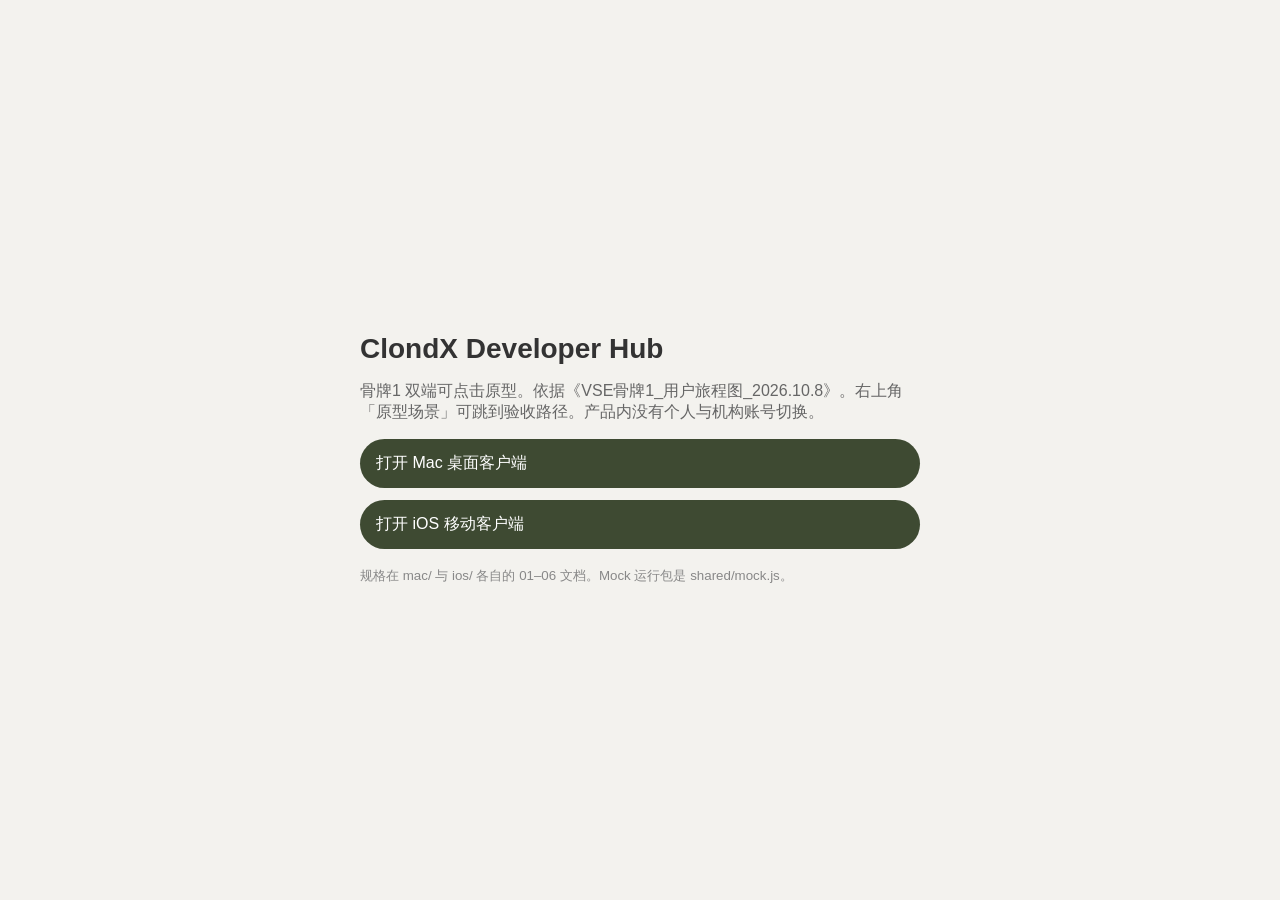
<file: index.html>
<!DOCTYPE html>
<html lang="zh-CN">
<head>
  <meta charset="UTF-8" />
  <meta name="viewport" content="width=device-width, initial-scale=1" />
  <title>ClondX 骨牌1 · 双端原型</title>
  <style>
    body { margin: 0; min-height: 100vh; display: grid; place-items: center; background: #f3f2ee; color: #333; font-family: "PingFang SC", sans-serif; }
    main { width: min(560px, 92vw); }
    h1 { font-size: 28px; margin-bottom: 8px; }
    p { color: #666; }
    a { display: block; margin-top: 12px; background: #3e4a32; color: #fff; text-decoration: none; padding: 14px 16px; border-radius: 999px; }
    small { display: block; color: #888; margin-top: 18px; }
  </style>
</head>
<body>
  <main>
    <h1>ClondX Developer Hub</h1>
    <p>骨牌1 双端可点击原型。依据《VSE骨牌1_用户旅程图_2026.10.8》。右上角「原型场景」可跳到验收路径。产品内没有个人与机构账号切换。</p>
    <a href="mac/index.html">打开 Mac 桌面客户端</a>
    <a href="ios/index.html">打开 iOS 移动客户端</a>
    <small>规格在 mac/ 与 ios/ 各自的 01–06 文档。Mock 运行包是 shared/mock.js。</small>
  </main>
</body>
</html>
</file>
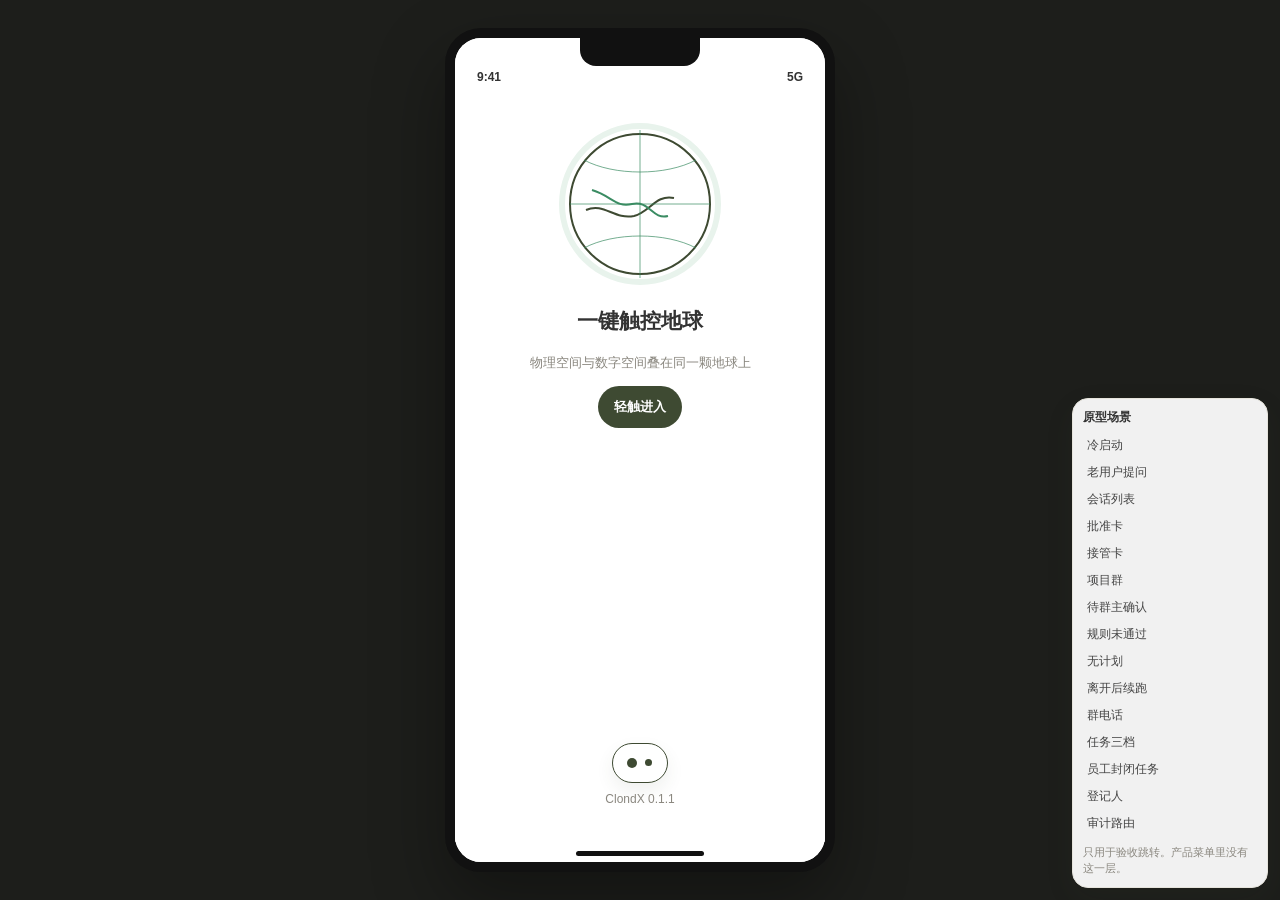
<file: ios/index.html>
<!DOCTYPE html>
<html lang="zh-CN">
<head>
  <meta charset="UTF-8" />
  <meta name="viewport" content="width=device-width, initial-scale=1" />
  <title>ClondX · iOS 客户端原型</title>
  <link rel="stylesheet" href="../shared/ui.css?v=3" />
  <link rel="stylesheet" href="ios.css?v=3" />
</head>
<body data-platform="ios">
  <div class="device">
    <div id="app" class="phone" role="application" aria-label="ClondX iOS"></div>
  </div>
  <aside id="dock" aria-label="原型场景"></aside>
  <div id="toast" role="status"></div>
  <script src="../shared/mock.js?v=4"></script>
  <script src="../shared/app.js?v=4"></script>
</body>
</html>
</file>
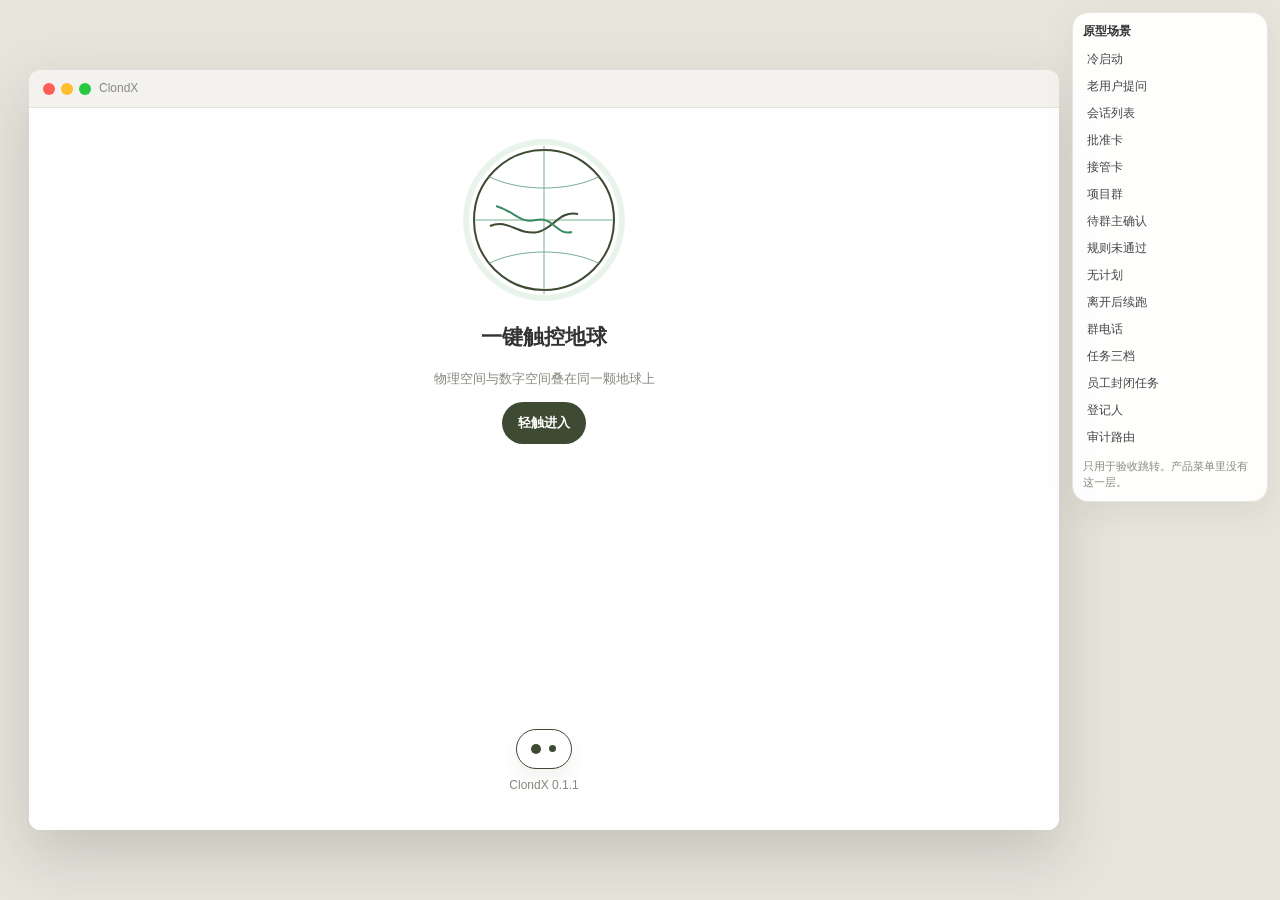
<file: mac/index.html>
<!DOCTYPE html>
<html lang="zh-CN">
<head>
  <meta charset="UTF-8" />
  <meta name="viewport" content="width=device-width, initial-scale=1" />
  <title>ClondX · Mac 桌面客户端原型</title>
  <link rel="stylesheet" href="../shared/ui.css?v=3" />
  <link rel="stylesheet" href="mac.css?v=3" />
</head>
<body data-platform="mac">
  <div class="desktop">
    <div id="app" class="window" role="application" aria-label="ClondX Mac"></div>
  </div>
  <aside id="dock" aria-label="原型场景"></aside>
  <div id="toast" role="status"></div>
  <script src="../shared/mock.js?v=4"></script>
  <script src="../shared/app.js?v=4"></script>
</body>
</html>
</file>
<file: shared/ui.css>
:root {
  --c-brand: #3e4a32;
  --c-brand-ink: #2c3624;
  --c-green: #3b8c63;
  --c-green-ink: #246b47;
  --c-green-soft: #e8f3ec;
  --c-select: #f2f3ec;
  --c-bg: #ffffff;
  --c-chat: #fcfcfc;
  --c-ink: #333333;
  --c-muted: #8a877f;
  --c-line: #e6e4dc;
  --c-card: #ffffff;
  --c-soft: #f7f6f2;
  --c-danger: #3b8c63;
  --shadow: 0 10px 30px rgba(62, 74, 50, 0.08);
  --font: "SF Pro Text", "PingFang SC", "Helvetica Neue", sans-serif;
  color: var(--c-ink);
  font-family: var(--font);
  font-size: 14px;
  line-height: 1.45;
}

* { box-sizing: border-box; }
button, input, textarea, select { font-family: inherit; color: inherit; }
button { cursor: pointer; }
button:disabled { cursor: default; opacity: 0.45; }

.window, .phone { display: flex; flex-direction: column; }
.shell { position: relative; flex: 1; min-height: 0; display: flex; flex-direction: column; background: var(--c-bg); overflow: hidden; }
.stage { flex: 1; min-height: 0; overflow: auto; background: var(--c-chat); }
.stage.white { background: #fff; }
.stage.fill { overflow: hidden; display: flex; flex-direction: column; }
.stage.fill > .ask, .stage.fill > .thread, .stage.fill > .split { flex: 1; min-height: 0; }
.bubble.other { background: #fff; border: 1px solid var(--c-line); }
.letter-rail { display: flex; flex-direction: column; gap: 2px; position: sticky; top: 8px; font-size: 10px; color: var(--c-green-ink); }
.contact-layout { display: grid; grid-template-columns: 1fr 16px; gap: 4px; }

.appbar {
  height: 52px; display: flex; align-items: center; gap: 10px;
  padding: 0 14px; border-bottom: 1px solid var(--c-line); background: #fff; flex: none;
}
.avatar-btn, .avatar, .avatar-lg {
  border-radius: 50%; display: grid; place-items: center; font-weight: 600;
  background: var(--c-select); color: var(--c-brand); border: 1px solid #e1e4d4;
}
.avatar-btn { width: 32px; height: 32px; padding: 0; }
.avatar-btn img, .avatar img, .avatar-lg img { width: 100%; height: 100%; object-fit: cover; border-radius: 50%; }
.tabs { display: flex; gap: 4px; background: var(--c-soft); border-radius: 999px; padding: 3px; }
.tabs button {
  border: 0; background: transparent; border-radius: 999px; padding: 6px 14px; color: #666; font-size: 13px;
}
.tabs button.on { background: #fff; color: var(--c-brand); box-shadow: 0 1px 2px rgba(0,0,0,.06); font-weight: 600; }
.appbar .spacer { flex: 1; }
.icon-btn {
  width: 32px; height: 32px; border-radius: 50%; border: 1px solid var(--c-line); background: #fff;
  display: grid; place-items: center; color: var(--c-brand);
}
.icon-btn.jade { background: var(--c-green); color: #fff; border-color: var(--c-green); }
.icon-btn.wide { width: auto; padding: 0 10px; border-radius: 999px; font-size: 12px; }

.cold { height: 100%; display: flex; flex-direction: column; align-items: center; justify-content: center; background: #fff; text-align: center; padding: 28px 24px 36px; }
.earth { width: 168px; height: 168px; position: relative; }
.earth svg { width: 100%; height: 100%; }
.hint { margin-top: 18px; color: var(--c-muted); font-size: 13px; }
.brand-foot { margin-top: auto; display: flex; flex-direction: column; align-items: center; gap: 8px; color: var(--c-muted); font-size: 12px; }

.dabai {
  width: 74px; height: 52px; background: #fff; border: 1.5px solid var(--c-brand);
  border-radius: 26px; display: flex; align-items: center; justify-content: center; gap: 12px;
  box-shadow: 0 8px 18px rgba(62,74,50,.08);
}
.dabai .eye { background: var(--c-brand); border-radius: 50%; display: block; }
.dabai .eye.l { width: 14px; height: 14px; animation: eyeL 2.6s infinite; }
.dabai .eye.r { width: 9px; height: 9px; animation: eyeR 2.6s infinite; }
.dabai.sm { width: 56px; height: 40px; gap: 8px; border-radius: 20px; }
.dabai.sm .eye.l { width: 10px; height: 10px; }
.dabai.sm .eye.r { width: 7px; height: 7px; }
@keyframes eyeL {
  0%, 42% { transform: scale(1, 1); }
  50% { transform: scale(1, .2); }
  58%, 100% { transform: scale(.72, .72); }
}
@keyframes eyeR {
  0%, 42% { transform: scale(1, 1); }
  50% { transform: scale(1, .2); }
  58%, 100% { transform: scale(1.45, 1.45); }
}

.form { width: min(360px, 100%); display: flex; flex-direction: column; gap: 10px; text-align: left; }
label.f { display: flex; flex-direction: column; gap: 6px; font-size: 12px; color: var(--c-muted); }
input[type="text"], input[type="tel"], input[type="password"], textarea, select {
  border: 1px solid var(--c-line); background: #fff; border-radius: 12px; padding: 12px 12px; font-size: 15px; outline: none; width: 100%;
}
textarea { min-height: 88px; resize: vertical; }
input:focus, textarea:focus, select:focus { border-color: var(--c-green); }
.btn {
  border: 0; border-radius: 999px; padding: 12px 16px; background: var(--c-brand); color: #fff; font-weight: 600;
}
.btn.ghost { background: #fff; color: var(--c-brand); border: 1px solid var(--c-line); }
.btn.jade { background: var(--c-green); }
.btn.block { width: 100%; }
.row-btns { display: flex; gap: 8px; }
.row-btns .btn { flex: 1; }

.q-card, .panel, .im-card, .list-card {
  background: #fff; border: 1px solid var(--c-line); border-radius: 16px;
}
.q-card, .panel { padding: 16px; }
.page { padding: 16px 18px 28px; display: flex; flex-direction: column; gap: 12px; }
.page h1, .page h2, .hd { margin: 0; font-size: 20px; font-weight: 650; letter-spacing: -0.02em; }
.sub { color: var(--c-muted); font-size: 12px; margin: 0; }
.choices { display: flex; flex-direction: column; gap: 8px; }
.choices button, .row, .menu-item, .contact, .task, .inbox-item {
  width: 100%; text-align: left; border: 1px solid var(--c-line); background: #fff; border-radius: 14px; padding: 12px;
}
.choices button.on { background: var(--c-green-soft); border-color: #cfe3d6; color: var(--c-green-ink); }
.kicker { font-size: 12px; color: var(--c-green-ink); background: var(--c-green-soft); display: inline-flex; border-radius: 999px; padding: 3px 8px; }

.backline { display: flex; align-items: center; gap: 8px; }
.backline button { border: 0; background: transparent; color: var(--c-green-ink); padding: 0; font-size: 14px; }

.radar-wrap { display: grid; grid-template-columns: 220px 1fr; gap: 12px; align-items: center; }
.matrix { display: flex; flex-wrap: wrap; gap: 6px; }
.matrix span, .pill, .chip {
  border-radius: 999px; padding: 4px 8px; font-size: 12px; background: var(--c-select); color: var(--c-brand-ink);
}
.chipbar { display: flex; gap: 6px; flex-wrap: wrap; }
.chipbar button { border: 1px solid var(--c-line); background: #fff; border-radius: 999px; padding: 5px 10px; font-size: 12px; }
.chipbar button.on { background: var(--c-green-soft); color: var(--c-green-ink); border-color: #cfe3d6; }

.ask {
  height: 100%; display: flex; flex-direction: column; background: var(--c-chat);
}
.ask .msgs { flex: 1; overflow: auto; min-height: 0; }
.ask-hero { flex: 1; display: flex; flex-direction: column; align-items: center; justify-content: center; gap: 10px; color: var(--c-brand); }
.ask-hero strong { font-size: 22px; font-weight: 620; color: var(--c-ink); }
.endpoint { font-size: 12px; color: var(--c-muted); }

.composer {
  padding: 8px 12px 12px; background: linear-gradient(#fcfcfc, #fff 30%);
}
.composer .box {
  background: #fff; border: 1px solid var(--c-line); border-radius: 22px; padding: 8px 8px 8px 12px;
  display: flex; align-items: flex-end; gap: 8px; box-shadow: var(--shadow);
}
.composer textarea {
  border: 0; min-height: 24px; max-height: 90px; padding: 8px 0; resize: none; background: transparent;
}
.round {
  width: 36px; height: 36px; border-radius: 50%; border: 0; background: var(--c-green); color: #fff; flex: none;
  display: grid; place-items: center;
}
.round.stop { background: var(--c-green-ink); }
.queue-note, .listen {
  font-size: 12px; color: var(--c-green-ink); padding: 4px 8px 0;
}

.thread { height: 100%; display: flex; flex-direction: column; background: var(--c-chat); }
.thread-bar {
  min-height: 48px; display: flex; align-items: center; gap: 8px; padding: 8px 12px; background: #fff; border-bottom: 1px solid var(--c-line);
}
.thread-bar .who { display: flex; flex-direction: column; min-width: 0; }
.thread-bar .who b { font-size: 14px; white-space: nowrap; overflow: hidden; text-overflow: ellipsis; }
.thread-bar .who span, .meta { color: var(--c-muted); font-size: 11px; }
.msgs { flex: 1; overflow: auto; padding: 16px 14px 8px; display: flex; flex-direction: column; gap: 12px; }
.msg { display: flex; flex-direction: column; max-width: min(460px, 92%); }
.msg.user { align-self: flex-end; align-items: flex-end; }
.msg.agent { align-self: flex-start; }
.msg.mid { align-self: center; align-items: center; max-width: 100%; }
.bubble { background: var(--c-green-soft); color: var(--c-ink); border-radius: 16px; padding: 10px 12px; }
.im-card { padding: 12px 14px; box-shadow: 0 8px 24px rgba(62,74,50,.05); max-width: 460px; }
.im-card h3 { margin: 0 0 6px; font-size: 14px; }
.im-card p { margin: 0 0 8px; font-size: 13px; }
.time { font-size: 11px; color: var(--c-muted); margin-top: 4px; }
.cost { font-size: 11px; color: var(--c-green-ink); margin-top: 4px; }
.gb { font-size: 11px; color: var(--c-muted); margin-top: 4px; }
.sys-pill { background: var(--c-green-soft); color: var(--c-green-ink); border-radius: 999px; padding: 4px 10px; font-size: 12px; }
.diff { font-family: ui-monospace, SFMono-Regular, Menlo, monospace; font-size: 12px; background: var(--c-soft); border-radius: 10px; padding: 8px; white-space: pre-wrap; }
.diff .add { color: var(--c-green-ink); }
.diff .del { color: var(--c-green); text-decoration: line-through; }
.film { margin-top: 8px; border: 1px dashed #cfe3d6; border-radius: 10px; padding: 8px; }
.film-frames { display: flex; gap: 6px; margin: 6px 0; }
.film-frames span { flex: 1; height: 42px; border-radius: 6px; background: linear-gradient(90deg, #f2f3ec, #e8f3ec); }

.inbox-item, .contact, .task, .menu-item, .row {
  display: flex; gap: 10px; align-items: center; margin-bottom: 8px;
}
.inbox-item.on, .contact.on { background: var(--c-green-soft); color: var(--c-green-ink); border-color: #cfe3d6; }
.avatar { width: 40px; height: 40px; flex: none; }
.avatar.sm { width: 28px; height: 28px; font-size: 12px; }
.grow { flex: 1; min-width: 0; }
.grow b, .grow em { display: block; font-style: normal; }
.grow em { color: var(--c-muted); font-size: 12px; white-space: nowrap; overflow: hidden; text-overflow: ellipsis; }
.badge { min-width: 18px; height: 18px; border-radius: 999px; background: var(--c-green); color: #fff; font-size: 11px; display: grid; place-items: center; padding: 0 5px; }
.indent { margin-left: 28px; }

.split { height: 100%; display: grid; min-height: 0; }
.listpane { overflow: auto; background: #fff; border-right: 1px solid var(--c-line); padding: 10px; }
.pin { font-size: 11px; color: var(--c-green-ink); }

.drawer {
  position: absolute; inset: 0 auto 0 0; background: #f6f5f1; z-index: 5;
  display: flex; flex-direction: column; box-shadow: 12px 0 32px rgba(0,0,0,.06);
  transform: translateX(-105%); transition: transform .2s ease;
}
.drawer.open { transform: none; }
.drawer-top { display: flex; align-items: center; justify-content: space-between; padding: 10px 12px; }
.drawer-scroll { overflow: auto; padding: 0 12px 12px; flex: 1; }
.profile-card {
  background: #fff; border-radius: 16px; padding: 12px; display: flex; gap: 10px; align-items: center; border: 1px solid var(--c-line);
}
.avatar-lg { width: 52px; height: 52px; font-size: 20px; }
.menu-item { background: transparent; border: 0; border-radius: 12px; padding: 10px 8px; }
.menu-item svg { flex: none; }
.recent-title { font-size: 12px; color: var(--c-muted); margin: 12px 4px 6px; }
.logout { color: var(--c-green); background: #fff; border: 1px solid var(--c-line); border-radius: 12px; padding: 12px; width: 100%; }
.scrim-live { position: absolute; inset: 0; z-index: 4; background: transparent; }

.sheet {
  position: absolute; left: 0; right: 0; bottom: 0; background: #fff; border-radius: 18px 18px 0 0;
  box-shadow: 0 -10px 30px rgba(0,0,0,.08); padding: 12px; z-index: 6; display: flex; flex-direction: column; gap: 8px;
}
.callbar {
  display: flex; align-items: center; justify-content: space-between; gap: 8px;
  background: var(--c-green-soft); color: var(--c-green-ink); padding: 8px 10px; border-radius: 12px;
}

.steps { display: flex; gap: 6px; }
.steps i { width: 8px; height: 8px; border-radius: 50%; background: #ddd; display: block; }
.steps i.on { background: var(--c-green); }
.checkline { display: flex; justify-content: space-between; gap: 8px; padding: 8px 0; border-bottom: 1px solid var(--c-line); font-size: 13px; }
.tag { font-size: 11px; border-radius: 999px; padding: 2px 6px; background: var(--c-green-soft); color: var(--c-green-ink); }
.tag.wait { background: var(--c-select); color: var(--c-brand); }

#toast {
  position: fixed; left: 50%; top: 18px; transform: translateX(-50%);
  background: var(--c-brand); color: #fff; border-radius: 999px; padding: 8px 14px; font-size: 13px;
  opacity: 0; pointer-events: none; transition: opacity .2s; z-index: 20; max-width: min(420px, 90vw);
}
#toast.show { opacity: 1; }

#dock {
  position: fixed; z-index: 30; right: 12px; top: 12px; width: 196px;
  background: rgba(255,255,255,.94); border: 1px solid var(--c-line); border-radius: 16px; padding: 10px;
  box-shadow: var(--shadow); max-height: calc(100vh - 24px); overflow: auto;
}
#dock b { display: block; font-size: 12px; margin-bottom: 6px; }
#dock button { width: 100%; text-align: left; border: 0; background: transparent; padding: 5px 4px; border-radius: 8px; font-size: 12px; color: #444; }
#dock button:hover { background: var(--c-select); }
#dock p { margin: 8px 0 0; font-size: 11px; color: var(--c-muted); }

.two { display: grid; grid-template-columns: 1fr 1fr; gap: 8px; }
.kv { display: flex; justify-content: space-between; gap: 8px; font-size: 13px; padding: 6px 0; }
.mono { font-family: ui-monospace, SFMono-Regular, Menlo, monospace; font-size: 12px; }
hr.sep { border: 0; border-top: 1px solid var(--c-line); margin: 4px 0; }
.hidden { display: none !important; }

@media (max-width: 720px) {
  .radar-wrap { grid-template-columns: 1fr; }
  #dock { display: none; }
  body.show-dock #dock { display: block; left: 8px; right: 8px; width: auto; top: auto; bottom: 8px; }
}
</file>
<file: ios/ios.css>
html, body { margin: 0; min-height: 100%; background: #1d1e1b; }
.device { min-height: 100vh; display: grid; place-items: center; padding: 24px 16px 24px; }
.phone {
  width: 390px; height: 844px; background: #fff; border-radius: 36px; overflow: hidden;
  position: relative; box-shadow: 0 30px 70px rgba(0,0,0,.35); border: 10px solid #111;
}
.statusbar {
  height: 54px; display: flex; align-items: flex-end; justify-content: space-between;
  padding: 0 22px 6px; font-size: 12px; font-weight: 600; flex: none; background: #fff;
}
.notch { width: 120px; height: 28px; background: #111; border-radius: 0 0 16px 16px; position: absolute; top: 0; left: 50%; transform: translateX(-50%); }
.home-ind { height: 18px; display: grid; place-items: center; background: #fff; flex: none; }
.home-ind i { width: 128px; height: 5px; border-radius: 99px; background: #111; display: block; }
.drawer { width: min(340px, 82%); }
.tabs button { padding: 6px 10px; }
.page { padding: 12px 14px 20px; }
.composer { padding-bottom: 8px; }
#dock { top: auto; bottom: 12px; right: 12px; }
</file>
<file: mac/mac.css>
html, body { margin: 0; height: 100%; background: #e7e4dc; }
.desktop { min-height: 100%; display: grid; place-items: center; padding: 28px 220px 28px 28px; }
.window {
  width: min(1180px, calc(100vw - 250px)); height: min(760px, calc(100vh - 56px));
  background: #fff; border-radius: 12px; overflow: hidden;
  box-shadow: 0 24px 60px rgba(40, 44, 32, 0.18); position: relative;
  display: flex; flex-direction: column;
}
@media (max-width: 1100px) {
  .desktop { padding: 8px; }
  .window { width: calc(100vw - 16px); height: calc(100vh - 16px); }
}
.titlebar {
  height: 38px; display: flex; align-items: center; gap: 8px; padding: 0 14px;
  background: #f3f2ee; border-bottom: 1px solid var(--c-line); flex: none;
}
.lights { display: flex; gap: 6px; }
.lights i { width: 12px; height: 12px; border-radius: 50%; display: block; }
.lights i:nth-child(1) { background: #ff5f57; }
.lights i:nth-child(2) { background: #febc2e; }
.lights i:nth-child(3) { background: #28c840; }
.titlebar em { font-style: normal; color: #888; font-size: 12px; }
.split.mac { grid-template-columns: 300px 1fr; height: 100%; }
.split.mac > :last-child { min-width: 0; min-height: 0; display: flex; flex-direction: column; }
.split.mac .thread, .split.mac .ask { flex: 1; }
.icon-btn.wide { width: auto; padding: 0 10px; border-radius: 999px; font-size: 12px; }
.drawer { width: 280px; }
.page.mac-wide { max-width: 840px; }
</file>
